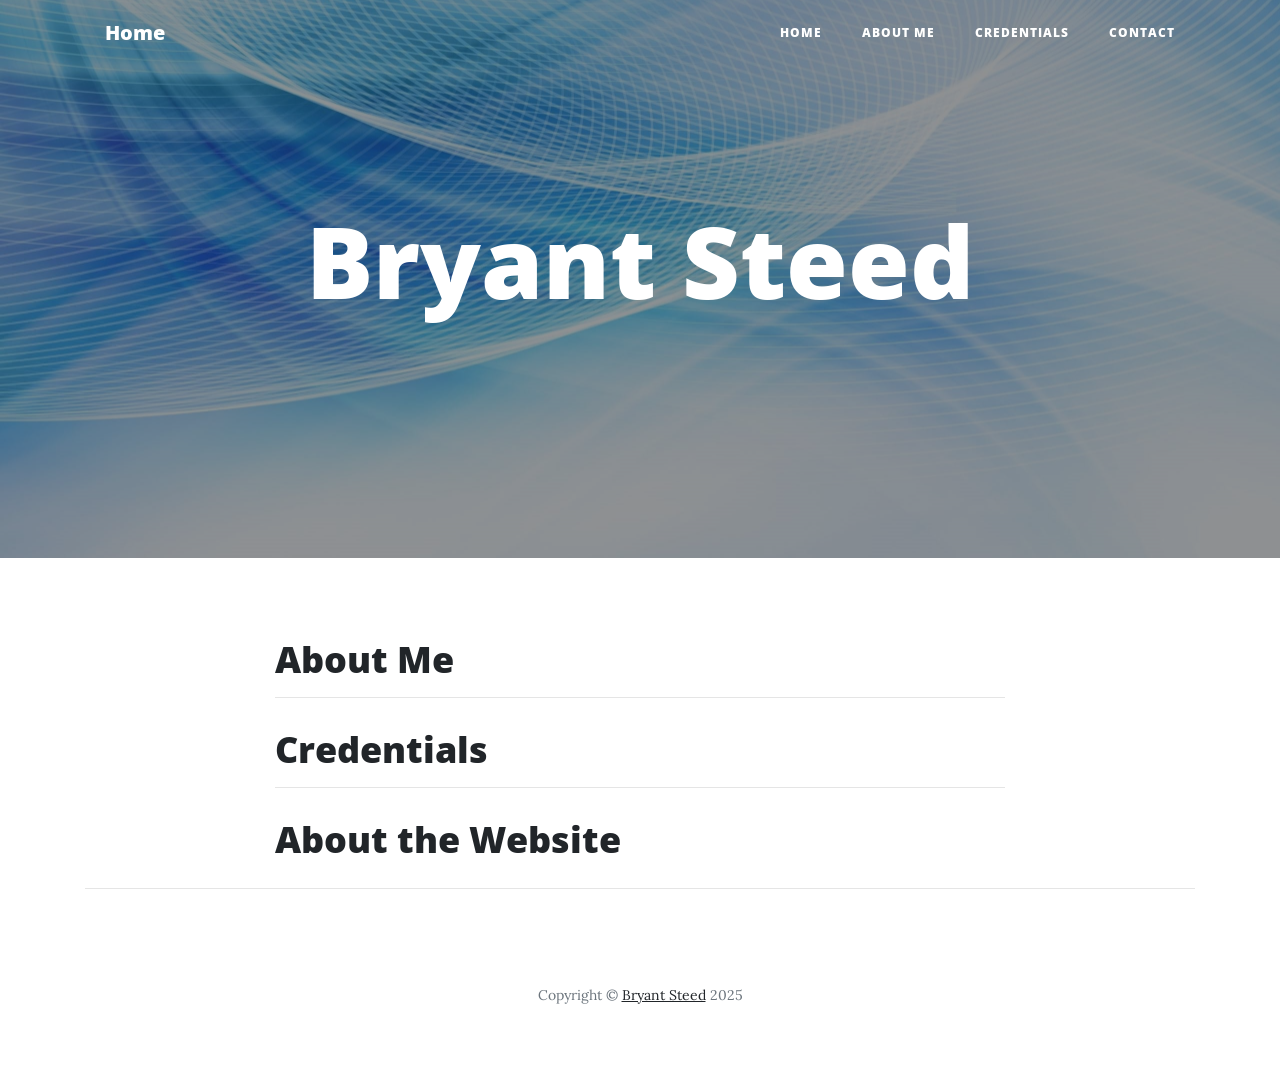
<file: index.html>
<!DOCTYPE html>
<html lang="en">

<head>
    <!-- Joseph Steed, IS 201
            Last edited: 2019 Apr 20
    -->


  <!-- NOTE HOW THERE ARE BLOCKS OF COMMENTED CODE. I DIDN'T DELETE THEM
    BECAUSE I INTEND ON USING OR PARSING PIECES OF IT AT SOME POINT. -->

  <meta charset="utf-8">
  <meta name="viewport" content="width=device-width, initial-scale=1, shrink-to-fit=no">
  <meta name="description" content="This is a website created by Bryant Steed">
  <meta name="author" content="">

  
  <!-- Bootstrap core CSS -->
  <link href="vendor/bootstrap/css/bootstrap.min.css" rel="stylesheet">

  <!-- Custom fonts for this template -->
  <link href="vendor/fontawesome-free/css/all.min.css" rel="stylesheet" type="text/css">
  <link href='https://fonts.googleapis.com/css?family=Lora:400,700,400italic,700italic' rel='stylesheet' type='text/css'>
  <link href='https://fonts.googleapis.com/css?family=Open+Sans:300italic,400italic,600italic,700italic,800italic,400,300,600,700,800' rel='stylesheet' type='text/css'>

  <!-- Custom styles for this template -->
  <link href="styles/clean-blog.min.css" rel="stylesheet">

  <!-- My Styles are primarily used on the other pages. That's why its not included on this one. -->
  <title>Bryant Steed - Home Page</title>

</head>

<body>

  <!-- Navigation -->
  <nav class="navbar navbar-expand-lg navbar-light fixed-top" id="mainNav">
    <div class="container">
      <a class="navbar-brand" href="index.html">Home</a>
      <button class="navbar-toggler navbar-toggler-right" type="button" data-toggle="collapse" data-target="#navbarResponsive" aria-controls="navbarResponsive" aria-expanded="false" aria-label="Toggle navigation">
        Menu
        <i class="fas fa-bars"></i>
      </button>
      <div class="collapse navbar-collapse" id="navbarResponsive">
        <ul class="navbar-nav ml-auto">
          <li class="nav-item">
            <a class="nav-link" target="_blank" href="index.html">Home</a>
          </li>
          <li class="nav-item">
            <a class="nav-link" target="_blank" href="html/aboutme.html">About Me</a>
          </li>
          <li class="nav-item">
            <a class="nav-link" target="_blank" href="html/resume.html">Credentials</a>
          </li>
          <li class="nav-item">
            <a class="nav-link" target="_blank" href="html/contact.html">Contact</a>
          </li>
        </ul>
      </div>
    </div>
  </nav>

  <!-- Page Header. Background image is not technically an image, so no alt attribute included. -->
  <header class="masthead" style="background-image: url('images/computerBackground2.jpg')">
    <div class="overlay"></div>
    <div class="container">
      <div class="row">
        <div class="col-lg-8 col-md-10 mx-auto">
          <div class="site-heading">
            <h1 style="font-size: 100px;  text-size-adjust: inherit; text-align: center; 
            text-decoration-color: rgb(55, 61, 59); 
            font-style: bold;">Bryant Steed
            </h1>
            <br>
          </div>
        </div>
      </div>
    </div>
  </header>

  <!-- Main Content -->
  <div class="container">
    <div class="row">
      <div class="col-lg-8 col-md-10 mx-auto">
        <div class="post-preview">
          <a href="html/aboutme.html">
            <h2 class="post-title">
              About Me
            </h2>
          </a>

        </div>
        <hr>
        <div class="post-preview">
          <a href="html/resume.html">
            <h2 class="post-title">
              Credentials
            </h2>
            <!-- <h3 class="post-subtitle">
              Computer Science Researcher: Brigham Young University
              <br>
              Volunteer: Church of Jesus Christ of Latter Day Saints
            </h3> -->
          </a>
          <!-- <p class="post-meta">Posted by
            <a href="#">Start Bootstrap</a>
            on September 18, 2019</p> -->
        </div>
        <hr>
        <div class="post-preview">
          <a href="html/aboutjsearch.html">
            <h2 class="post-title">
              About the Website
            </h2>
            <!-- <h3 class="post-subtitle">
              C++,
              VBA,
              Tableau,
              SQL,
              HTML <br> <br>
              Relevant Coursework: <br>
              OOP, Data Structures, Program Correctness and Efficiency
            </h3> -->
          </a>
          <!-- <p class="post-meta">Posted by
            <a href="#">Start Bootstrap</a>
            on August 24, 2019</p> -->
        <!-- </div>
        <hr>
        <div class="post-preview">
          <a href="post.html">
            <h2 class="post-title">
              Failure is not an option
            </h2>
            <h3 class="post-subtitle">
              Many say exploration is part of our destiny, but it’s actually our duty to future generations.
            </h3>
          </a>
          <p class="post-meta">Posted by
            <a href="#">Start Bootstrap</a>
            on July 8, 2019</p>
        </div> -->
        
        <!-- This makes the button for older posts -->
        <!-- <div class="clearfix">
          <a class="btn btn-primary float-right" href="#">Older Posts &rarr;</a>
        </div> -->
      </div>
    </div>
  </div>

  <hr>
  <!-- We are editing this so we can test git -->
  <!-- Footer -->
  <footer>
    <div class="container">
      <div class="row">
        <div class="col-lg-8 col-md-10 mx-auto">
          <!-- <ul class="list-inline text-center">
            <li class="list-inline-item">
              <a href="#">
                <span class="fa-stack fa-lg">
                  <i class="fas fa-circle fa-stack-2x"></i>
                  <i class="fab fa-twitter fa-stack-1x fa-inverse"></i>
                </span>
              </a>
            </li>
            <li class="list-inline-item">
              <a href="#">
                <span class="fa-stack fa-lg">
                  <i class="fas fa-circle fa-stack-2x"></i>
                  <i class="fab fa-facebook-f fa-stack-1x fa-inverse"></i>
                </span>
              </a>
            </li>
            <li class="list-inline-item">
              <a href="#">
                <span class="fa-stack fa-lg">
                  <i class="fas fa-circle fa-stack-2x"></i>
                  <i class="fab fa-github fa-stack-1x fa-inverse"></i>
                </span>
              </a>
            </li>
          </ul> -->
          <!-- <p class="copyright text-muted">Hosted by Brigham Young University</p> -->
          <p class="copyright text-muted">Copyright &copy; <a href="https://github.com/BryantSteed" target="blank">Bryant
            Steed</a> 2025</p>
        </div>
      </div>
    </div>
  </footer>

  <!-- Bootstrap core JavaScript -->
  <script src="vendor/jquery/jquery.min.js"></script>
  <script src="vendor/bootstrap/js/bootstrap.bundle.min.js"></script>

  <!-- Custom scripts for this template -->
  <script src="js/clean-blog.min.js"></script>

</body>

</html>
</file>
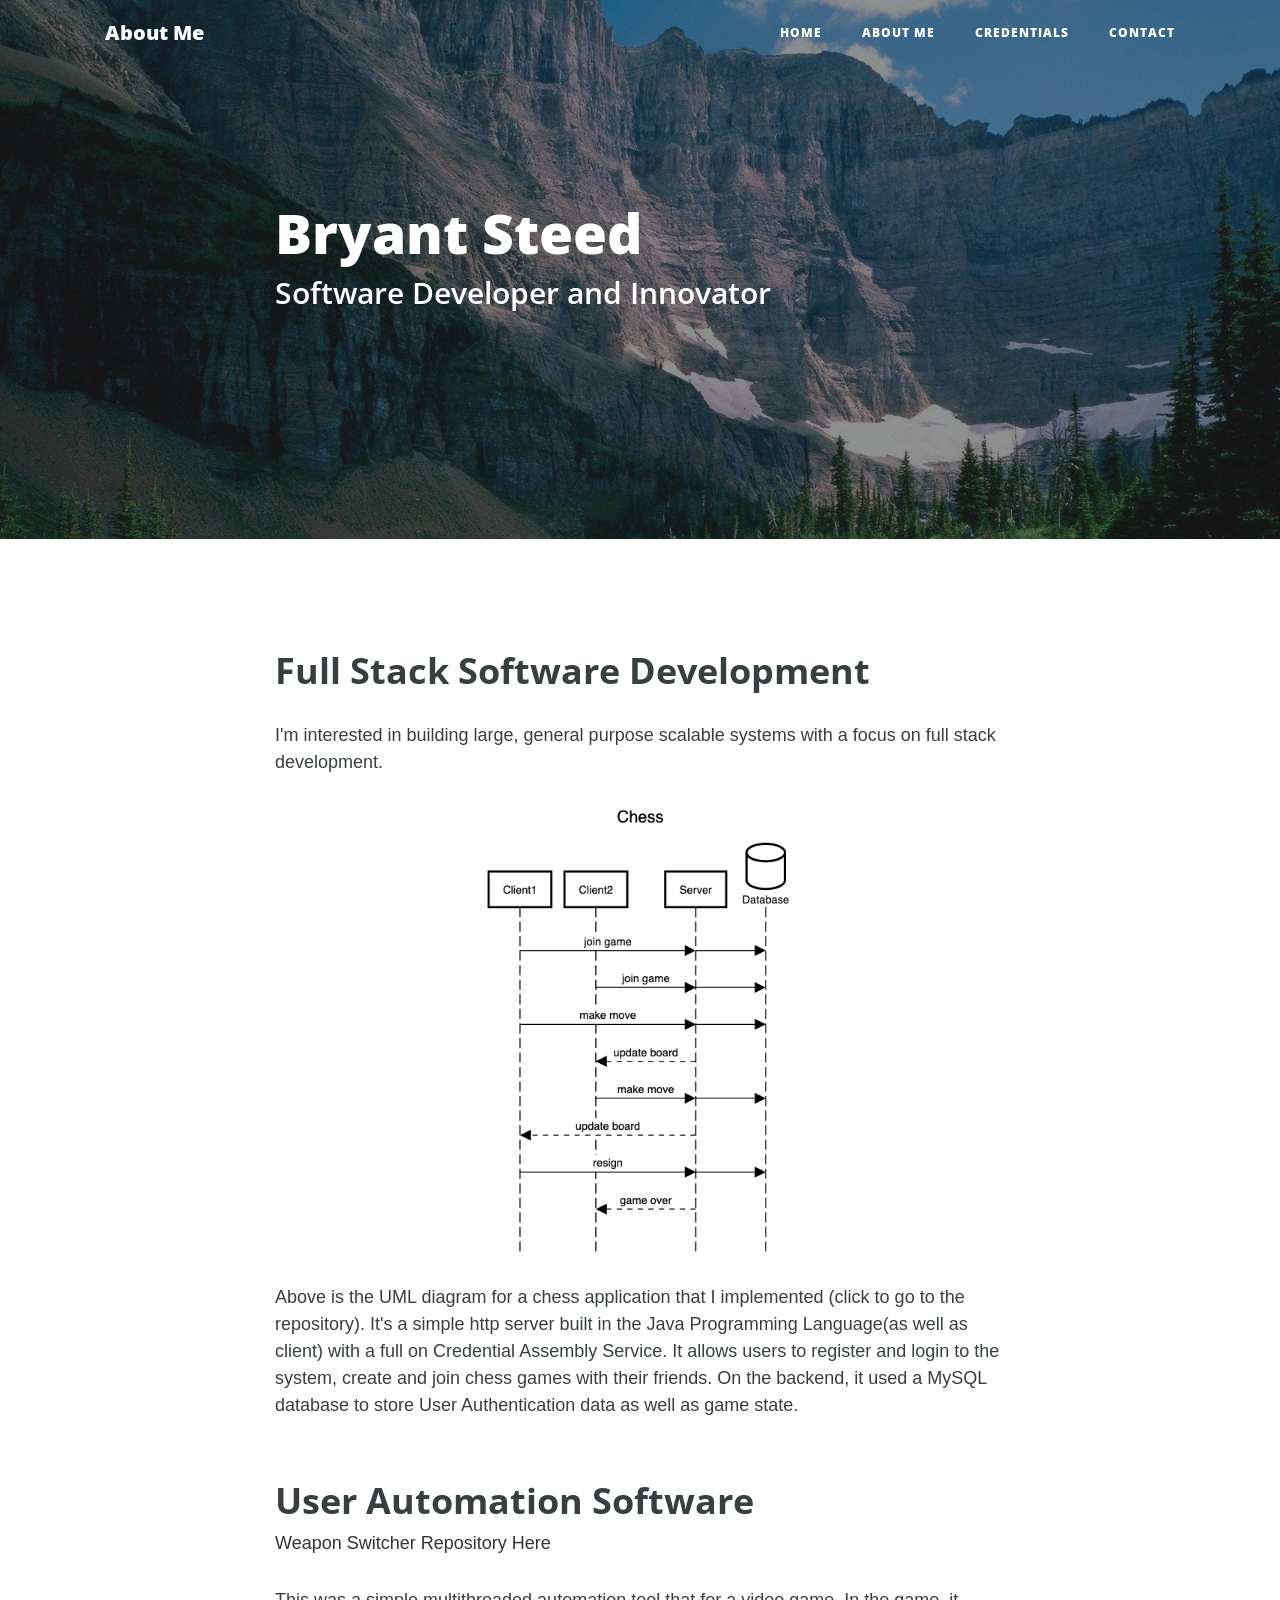
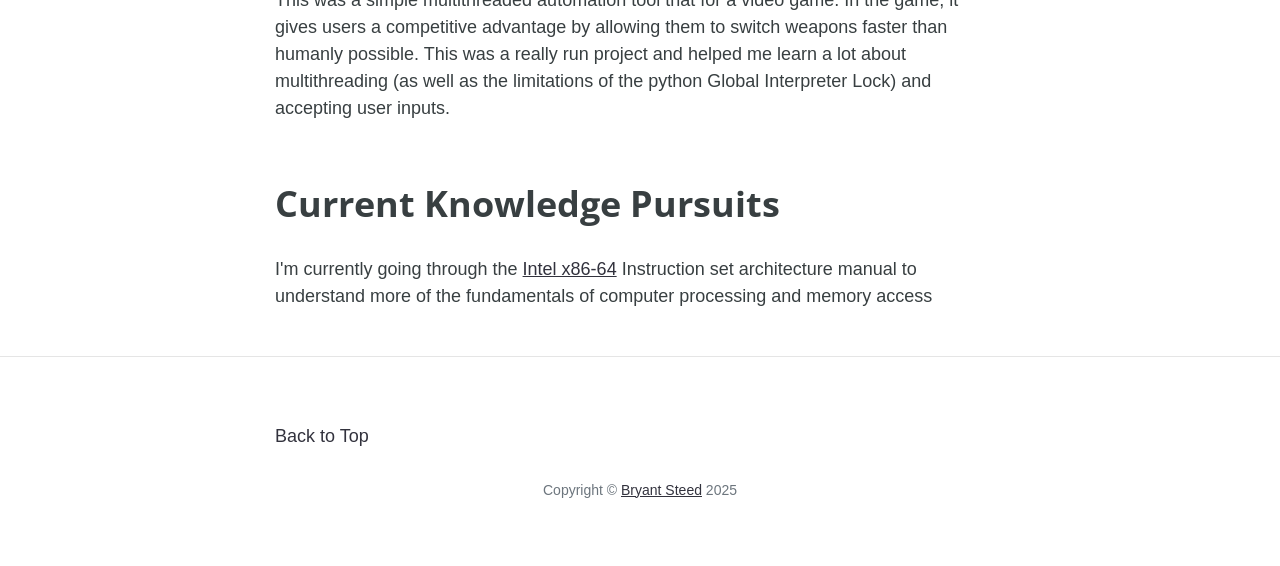
<file: html/aboutme.html>
<!DOCTYPE html>
<html lang="en">

<head>
    <!-- Joseph Steed, IS 201
            Last edited: 2019 Apr 19
    -->
  <meta charset="utf-8">
  <meta name="viewport" content="width=device-width, initial-scale=1, shrink-to-fit=no">
  <meta name="description" content="">
  <meta name="author" content="">

  <title>About Me - Bryant Steed</title>

  <!-- Bootstrap core CSS -->
  <link href="../vendor/bootstrap/css/bootstrap.min.css" rel="stylesheet">

  <!-- Custom fonts for this template -->
  <link href="../vendor/fontawesome-free/css/all.min.css" rel="stylesheet" type="text/css">
  <link href='https://fonts.googleapis.com/css?family=Lora:400,700,400italic,700italic' rel='stylesheet' type='text/css'>
  <link href='https://fonts.googleapis.com/css?family=Open+Sans:300italic,400italic,600italic,700italic,800italic,400,300,600,700,800' rel='stylesheet' type='text/css'>

  <!-- Custom styles for this template -->
  <link href="../styles/clean-blog.min.css" rel="stylesheet">

  <!-- My stylesheet -->
  <link rel="stylesheet" href="../styles/mystyles.css">
</head>
<!-- Adding different background for this page, because I want white for it. -->
<body style="background-color:white">
  <nav class="navbar navbar-expand-lg navbar-light fixed-top" id="mainNav">
    <div class="container">
      <a class="navbar-brand" href="aboutme.html">About Me</a>
      <button class="navbar-toggler navbar-toggler-right" type="button" data-toggle="collapse" data-target="#navbarResponsive" aria-controls="navbarResponsive" aria-expanded="false" aria-label="Toggle navigation">
        Menu
        <i class="fas fa-bars"></i>
      </button>
      <div class="collapse navbar-collapse" id="navbarResponsive">
        <ul class="navbar-nav ml-auto">
          <li class="nav-item">
            <a class="nav-link" href="../index.html">Home</a>
          </li>
          <li class="nav-item">
            <a class="nav-link" href="aboutme.html">About Me</a>
          </li>
          <li class="nav-item">
            <a class="nav-link" href="resume.html">Credentials</a>
          </li>
          <li class="nav-item">
            <a class="nav-link" href="contact.html">Contact</a>
          </li>
        </ul>
      </div>
    </div>
  </nav>

  <!-- Page Header -->
  <header class="masthead" style="background-image: url('../images/background.jpg')">
    <div class="overlay"></div>
    <div class="container">
      <div class="row">
        <div class="col-lg-8 col-md-10 mx-auto">
          <div class="post-heading">
            <h1 >Bryant Steed</h1>
            <h2 class="subheading">Software Developer and Innovator</h2>
            <!-- <span class="meta">Posted by
              <a href="#">Start Bootstrap</a>
              on August 24, 2019</span> -->
          </div>
        </div>
      </div>
    </div>
  </header>

  <!-- Post Content -->
  <article>
    <div class="container">
      <div class="row">
        <div class="col-lg-8 col-md-10 mx-auto">
          <h2 class="section-heading">Full Stack Software Development</h2>
          <p>I'm interested in building large, general purpose scalable systems with a focus on full stack development.</p>
          <a href="https://github.com/BryantSteed/chess" target="_blank">
            <img  class="img-fluid center" style="text-align: center" src="../images/chess-10k-architecture.png" alt="Google, common search engine">
          </a>
          <p>Above is the UML diagram for a chess application that I implemented (click to go to the repository). 
            It's a simple http server built in the Java Programming Language(as well as client) with a full on Credential
          Assembly Service. It allows users to register and login to the system, create and join chess games with their friends.
          On the backend, it used a MySQL database to store User Authentication data as well as game state.</p>
          
          <h2 class="section-heading">User Automation Software</h2>
          <a href="https://github.com/intersteed/sk-weapon-switcher" target="_blank">Weapon Switcher Repository Here</a>
          <p>This was a simple multithreaded automation tool that for a video game. In the game, it gives users
            a competitive advantage by allowing them to switch weapons faster than humanly possible. This was a
            really run project and helped me learn a lot about multithreading (as well as the limitations of the
            python Global Interpreter Lock) and accepting user inputs.
          </p>

          <h2 class="section-heading">Current Knowledge Pursuits</h2>
          <p>I'm currently going through the <a href="https://www.intel.com/content/www/us/en/developer/articles/technical/intel-sdm.html">Intel x86-64</a> Instruction set architecture manual to understand more of the
          fundamentals of computer processing and memory access</p>
        </div>
      </div>
    </div>
  </article>

  <hr>

  <!-- Footer -->
  <footer>
    <div class="container">
      <div class="row">
        <div class="col-lg-8 col-md-10 mx-auto">
          <!-- <ul class="list-inline text-center">
            <li class="list-inline-item">
              <a href="#">
                <span class="fa-stack fa-lg">
                  <i class="fas fa-circle fa-stack-2x"></i>
                  <i class="fab fa-twitter fa-stack-1x fa-inverse"></i>
                </span>
              </a>
            </li>
            <li class="list-inline-item">
              <a href="#">
                <span class="fa-stack fa-lg">
                  <i class="fas fa-circle fa-stack-2x"></i>
                  <i class="fab fa-facebook-f fa-stack-1x fa-inverse"></i>
                </span>
              </a>
            </li>
            <li class="list-inline-item">
              <a href="#">
                <span class="fa-stack fa-lg">
                  <i class="fas fa-circle fa-stack-2x"></i>
                  <i class="fab fa-github fa-stack-1x fa-inverse"></i>
                </span>
              </a>
            </li>
          </ul> -->
          <a href="#Top">Back to Top</a>
          <p class="copyright text-muted">Copyright &copy; <a href="https://github.com/BryantSteed" target="blank">Bryant
            Steed</a> 2025</p>
        </div>
      </div>
    </div>
  </footer>

  <!-- Bootstrap core JavaScript -->
  <script src="../vendor/jquery/jquery.min.js"></script>
  <script src="../vendor/bootstrap/js/bootstrap.bundle.min.js"></script>

  <!-- Custom scripts for this template -->
  <script src="../js/clean-blog.min.js"></script>

</body>

</html>
</file>
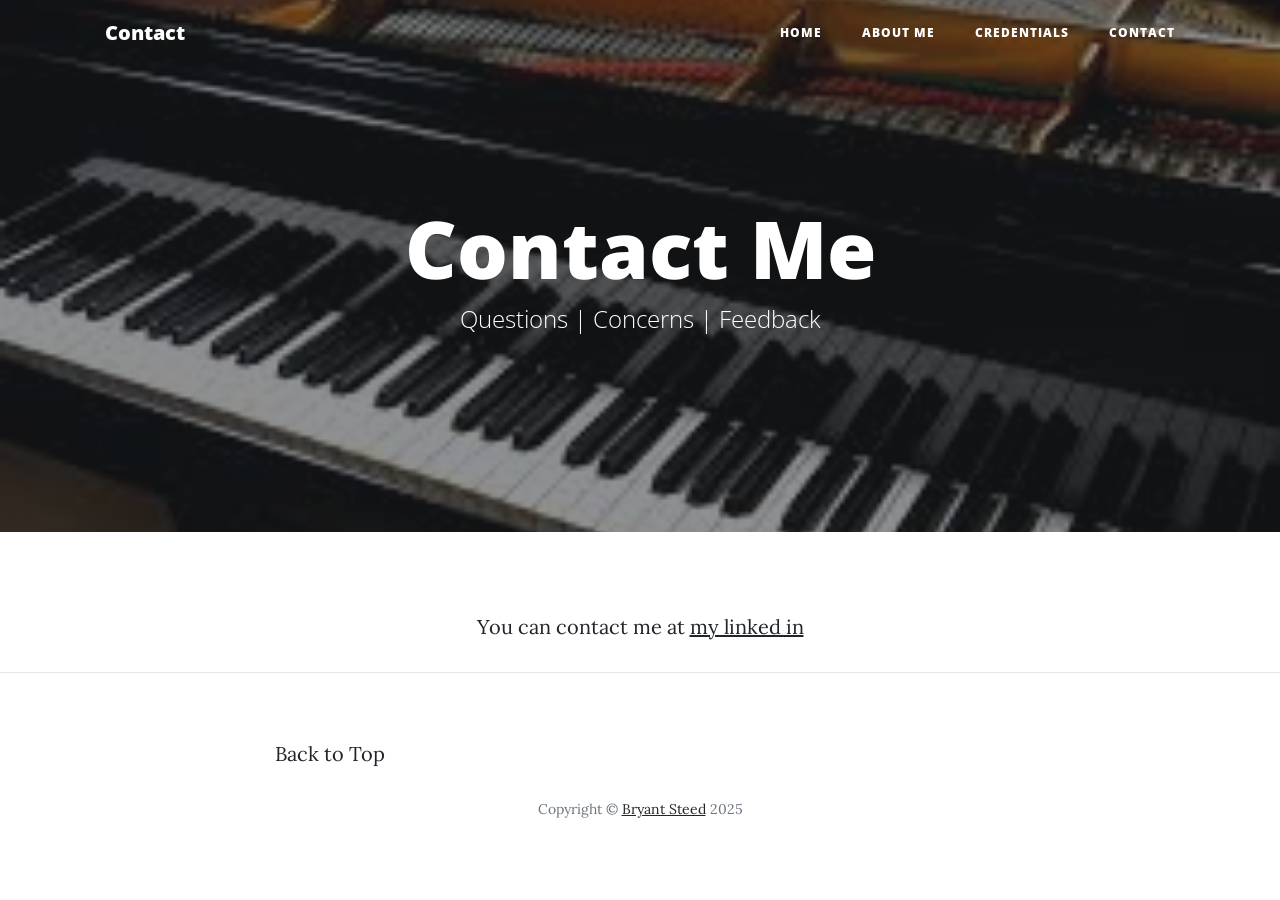
<file: html/contact.html>
<!DOCTYPE html>
<html lang="en">

<head>
    <!-- Joseph Steed, IS 201
            Last edited: 2019 Apr 19
    -->
  <meta charset="utf-8">
  <meta name="viewport" content="width=device-width, initial-scale=1, shrink-to-fit=no">
  <meta name="description" content="">
  <meta name="author" content="">

  <title>Contact - Bryant Steed</title>

  <!-- Bootstrap core CSS -->
  <link href="../vendor/bootstrap/css/bootstrap.min.css" rel="stylesheet">

  <!-- Custom fonts for this template -->
  <link href="../vendor/fontawesome-free/css/all.min.css" rel="stylesheet" type="text/css">
  <link href='https://fonts.googleapis.com/css?family=Lora:400,700,400italic,700italic' rel='stylesheet' type='text/css'>
  <link href='https://fonts.googleapis.com/css?family=Open+Sans:300italic,400italic,600italic,700italic,800italic,400,300,600,700,800' rel='stylesheet' type='text/css'>

  <!-- Custom styles for this template -->
  <link href="../styles/clean-blog.min.css" rel="stylesheet">

</head>

<body>

  <!-- Navigation -->
  <nav class="navbar navbar-expand-lg navbar-light fixed-top" id="mainNav">
    <div class="container">
      <a class="navbar-brand" href="contact.html">Contact</a>
      <button class="navbar-toggler navbar-toggler-right" type="button" data-toggle="collapse" data-target="#navbarResponsive" aria-controls="navbarResponsive" aria-expanded="false" aria-label="Toggle navigation">
        Menu
        <i class="fas fa-bars"></i>
      </button>
      <div class="collapse navbar-collapse" id="navbarResponsive">
        <ul class="navbar-nav ml-auto">
          <li class="nav-item">
            <a class="nav-link" href="../index.html">Home</a>
          </li>
          <li class="nav-item">
            <a class="nav-link" href="aboutme.html">About Me</a>
          </li>
          <li class="nav-item">
            <a class="nav-link" href="resume.html">Credentials</a>
          </li>
          <li class="nav-item">
            <a class="nav-link" href="contact.html">Contact</a>
          </li>
        </ul>
      </div>
    </div>
  </nav>

  <!-- Page Header -->
  <header class="masthead" style="background-image: url('../images/grandPianoBackground.jpg')">
    <div class="overlay"></div>
    <div class="container">
      <div class="row">
        <div class="col-lg-8 col-md-10 mx-auto">
          <div class="page-heading">
            <h1>Contact Me</h1>
            <span class="subheading">Questions | Concerns | Feedback</span>
          </div>
        </div>
      </div>
    </div>
  </header>

  <!-- Main Content -->
  <div class="container">
    <div class="row">
      <div class="col-lg-8 col-md-10 mx-auto">
        
        

        <!-- Begin Mailchimp Signup Form -->
<link href="//cdn-images.mailchimp.com/embedcode/slim-10_7.css" rel="stylesheet" type="text/css">
<style type="text/css">
	#mc_embed_signup{background:#fff; clear:left; font:14px Helvetica,Arial,sans-serif; }
	/* Add your own Mailchimp form style overrides in your site stylesheet or in this style block.
	   We recommend moving this block and the preceding CSS link to the HEAD of your HTML file. */
</style>


<!--End mc_embed_signup-->
      </div>
    </div>
    <p style="text-align: center;">You can contact me at <a href="https://www.linkedin.com/in/bryant-d-steed">my linked in</a></p>
  </div>

  <hr>

  <!-- Footer -->
  <footer>
    <div class="container">
      <div class="row">
        <div class="col-lg-8 col-md-10 mx-auto">
          <!-- Facebook and other contact, when needed -->
          <!-- <ul class="list-inline text-center">
            <li class="list-inline-item">
              <a href="#">
                <span class="fa-stack fa-lg">
                  <i class="fas fa-circle fa-stack-2x"></i>
                  <i class="fab fa-twitter fa-stack-1x fa-inverse"></i>
                </span>
              </a>
            </li>
            <li class="list-inline-item">
              <a href="#">
                <span class="fa-stack fa-lg">
                  <i class="fas fa-circle fa-stack-2x"></i>
                  <i class="fab fa-facebook-f fa-stack-1x fa-inverse"></i>
                </span>
              </a>
            </li>
            <li class="list-inline-item">
              <a href="#">
                <span class="fa-stack fa-lg">
                  <i class="fas fa-circle fa-stack-2x"></i>
                  <i class="fab fa-github fa-stack-1x fa-inverse"></i>
                </span>
              </a>
            </li>
          </ul> -->
          <a href="#Top">Back to Top</a>
          <p class="copyright text-muted">Copyright &copy; <a href="https://github.com/Squarerootofpi/Squarerootofpi.github.io" target="blank">Bryant
            Steed</a> 2025</p>
        </div>
      </div>
    </div>
  </footer>

  <!-- Bootstrap core JavaScript -->
  <script src="../vendor/jquery/jquery.min.js"></script>
  <script src="../vendor/bootstrap/js/bootstrap.bundle.min.js"></script>

  <!-- Contact Form JavaScript -->
  <script src="../js/jqBootstrapValidation.js"></script>
  <script src="../js/contact_me.js"></script>

  <!-- Custom scripts for this template -->
  <script src="../js/clean-blog.min.js"></script>

</body>

</html>
</file>
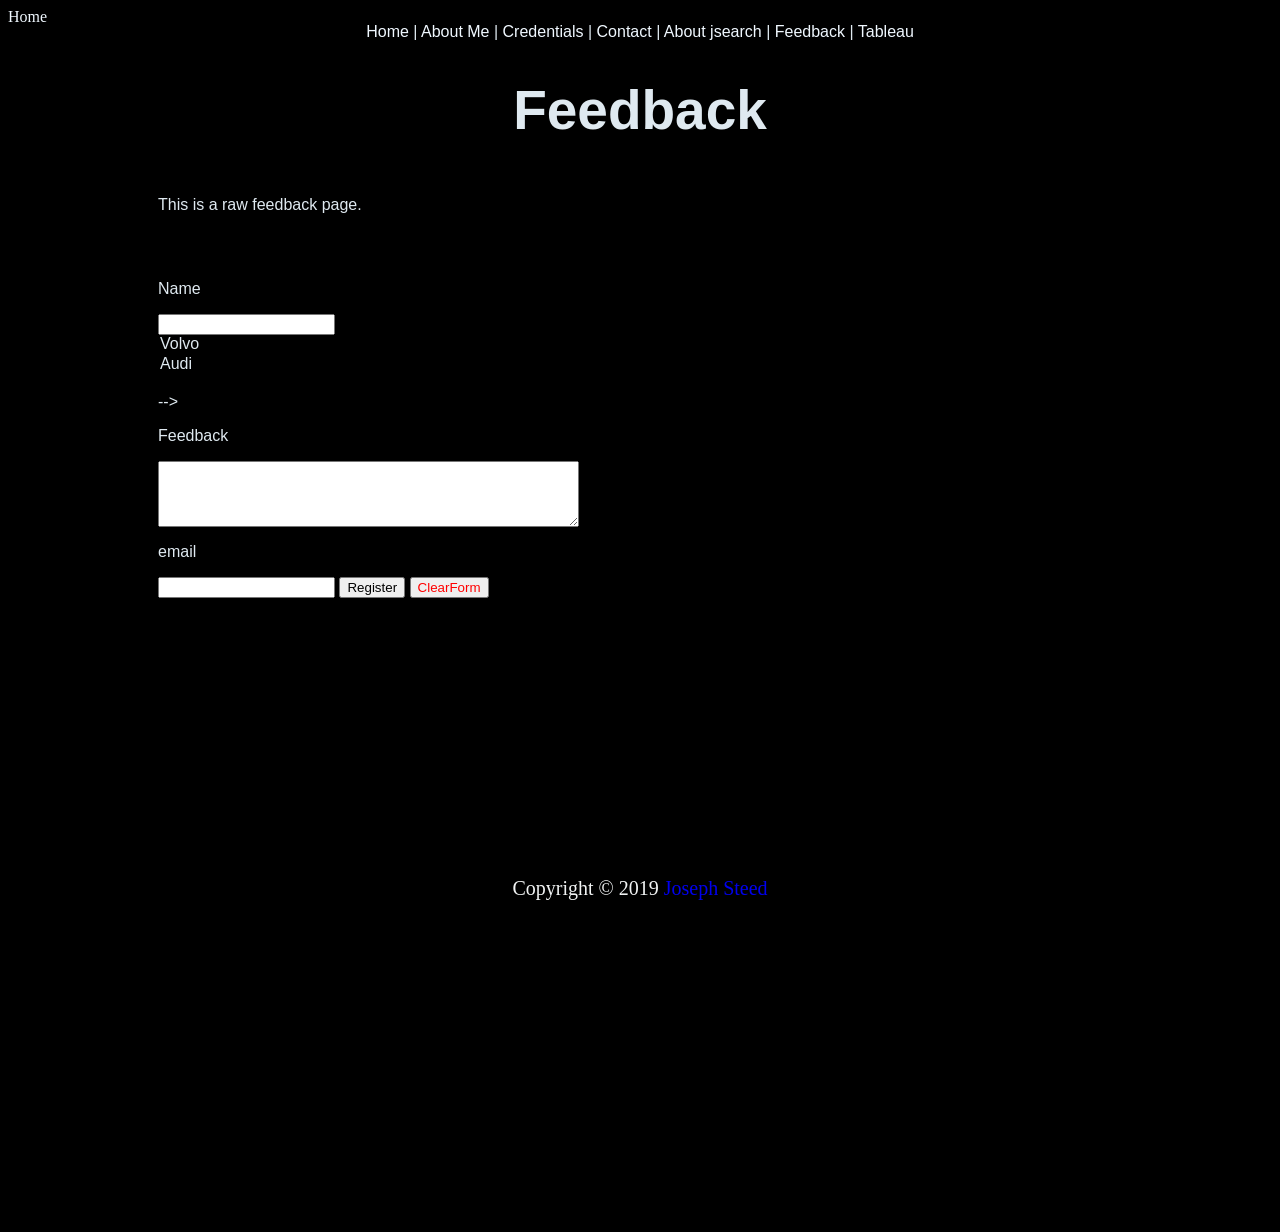
<file: html/feedback.html>
<a class="nav-link" href="../index.html">Home</a>
                <!DOCTYPE html> 

                <html lang="en" xmlns="http://www.w3.org/1999/xhtml">
                
                    <head>

                        <title>Bryant Steed - Feedback</title>
                        <meta charset="utf-8" />
                        <link rel="stylesheet" type="text/css" href="../styles/bootstyles.css">
                    </head>
                
                    <body class="body" style="background-color:000000">
                        <div class="position header" style="text-align:center">
                            <!-- <img src="../Images/codeImage.jpg" height="95" alt="Scraped picture"> I learned that after image we can put attributes -->
                            <br>
                            <span>
                                <a class="nav-link" href="../index.html">Home</a>
                                |
                                <a class="nav-link" href="aboutme.html">About Me</a>
                                |
                                <a class="nav-link" href="resume.html">Credentials</a>
                                |
                                <a class="nav-link" href="contact.html">Contact</a>
                                |
                                <a class="nav-link" href="aboutjsearch.html">About jsearch</a>
                                |
                                <a class="nav-link" href="feedback.html">Feedback</a>
                                |
                                <a class="nav-link" href="tableau.html">Tableau</a>
                                
                            </span>
                
                            <h1 style="font-size: 55px;  text-size-adjust: inherit; text-align: center; 
                            font-style: bold;">Feedback
                            </h1>
                            
                        </div>
                        <!-- <div class="common leftmenu">
                            
                        </div> -->
                        <div class="text mainbody">
                            <p>&nbsp;</p>
                
                            <p title="description of feedback: feedback.html">This is a raw feedback page.</p>
                            <p>&nbsp;</p>
                            <article>
                                <div class="row">
                                    <form action="action.php" method="GET"> 
                                        <!-- Get sends it to the server, if you do post instead -->
                                        <p>Name</p>
                                        <input type="text" name="name">
                                        <!-- <p>birthdate</p>
                                        <input type="date" name="birthday">
                                        <p>password</p>
                                        <input type="password" minlength="5" maxlength="30" name="password"> <br>
                                        <p>Gender</p>
                                        <input type="radio" name="gender" value="male">Male<br>
                                        <input type="radio" name="gender" value="female">Female<br>
                                        <input type="radio" name="gender" value="not to say">Prefer not to say<br>
                                        <p>pets</p>
                                        <input type="checkbox" name="cat"> Cat <br>
                                        <input type="checkbox" name="dogs"> Dogs <br>
                                        <p>cars</p>
                                        <select name="cars" id="" multiple style="width: 500px;" size="1"> <!--Need the name to be cars, so they are all tied together-->
                                            <option value="Volvo" >Volvo</option>
                                            <option value="Audi" >Audi</option>
                                        </select>
                                        <br> -->
                
                                        <p>Feedback</p>
                                        <textarea rows="4" cols="50" name="feedback"></textarea>
                                                
                                        <p>email</p>
                                        <input type="email" name="email" required> <!--Required makes it required-->
                                        <input type="submit" value="Register">
                                        <input type="reset" value="ClearForm" style="color:red">
                
                                    </form>
                                </div>
                                <div class="subfooter">
                                    <p>&nbsp;</p>
                                </div>
                            </article> 
                        </div>
                        <!-- <div class="common rightmenu">
                        
                        </div> -->
                        
                        <p>&nbsp;</p>
                        <p>&nbsp;</p>
                
                        <div class="footer">
                           Copyright &copy; 2019 <a href="https://github.com/Squarerootofpi/Squarerootofpi.github.io" target="blank">Joseph
                            Steed</a>
                        </div>
                    </body>
                </html>
<!--                 
                
                ?
                name=asdf
                &
                birthday=2001-11-01
                &
                password=mypaasword
                &
                gender=on
                &
                cat=on
                
                
String data from php server message.

                ?
                name=JO
                &birthday=2001-01-12
                &password=sadfkjsldkfjds
                &gender=female
                &cat=on
                &dogs=on
                &cars=Audi 


                ?
                name=JOSEPH
                &birthday=2311-01-02
                &password=NOPASSWORD
                &gender=male
                &cat=on
                &dogs=on
                &cars=Volvo
                &feedback=i+HAVE+NO+FEEDBACK
            
            -->
</file>
<file: styles/mystyles.css>
/* <!-- Joseph Steed, IS 201
            Last edited: 2019 Apr 19
    -->*/
body {
    font-family: Arial, Helvetica, sans-serif;
    font-size: 18px;
    color: #383f41;
    background-color: rgb(200, 226, 236);
}
h3,h4 {
    color: rgb(19, 17, 17);
    font-family: Arial, Helvetica, sans-serif;
}

.linkTitle {
    color: aliceblue;
}
.myList {
    font-family: 'Times New Roman', Times, serif;
    color: black;
    font-weight: normal;
}
a {
    color: rgb(50, 50, 61);
    text-decoration: none;
}
a:hover {
    text-decoration: underline;
    /* font-weight: bold; */
}
/* after a link has been visited */
/* a:visited { 
    text-decoration: ;
} */
/* custom class */ 
.resumeListHeading {
    font-weight: bold;
    font-style: normal;
}

.resumeListSubHeading {
    font-weight: normal;
}

.underline {
    text-decoration: underline;
}

.bold {
    font-weight: bold;
}
.justify {
    text-align: justify;
}
.homeBackGround {
    background-image: url('/Images/computerBackground2.jpg');
    background-position: top right;
    background-repeat: repeat;
}

/* padding, border and margin. This is the issue with box styles */
.box1 {
border-width: 1px;
border-style: solid;
border-color: aqua;
border-bottom: dotted aqua;
}
.box2 {
    padding: 4px;
}
.box3 {
    margin: 30px;
}
.box4 {
    padding-left: 10px;
    margin: 100px;
    border-right: solid 5px blue;
}

.common 
{
    /* background-color: #cccccc; */
    /* border: solid 2px white; */
    position: absolute;
}
.header 
{
    top: 5px;
    left: 5px;
    right: 5px;
    height: 100px;
    /* zindex says the order things should be 
    on a page. The higher the number, the 
    higher the priority */
    z-index: 2; 
    border-bottom: solid 1px #555555;
}
.leftmenu {
    top: 114px;
    left: 5px;
    width: 100px;
    bottom: 64px;
    z-index: 1;
    padding-top: 35px;
    border-right: solid 1px #555555;
}
.mainbody {
    top: 114px;
    left: 114px;
    right: 114px;
    bottom: 64px;
    padding-right: 5px;
}
.rightmenu {
    top: 114px;
    right: 5px;
    width: 100px;
    bottom: 64px;
    border-left: solid 1px #555555;
    padding-left: 5px;
    
}
.footer {
    bottom: 5px;
    left: 5px;
    right: 5px;
    height: 10px;
    font-size: 8px;
    text-align: center;
    position: fixed;
}

.subheader {
    float: right;
}

.italicize {
    font: italic;
}

.center {
    display: block;
    margin-left: auto;
    margin-right: auto;
    /* width: 50%; */
  }
</file>
<file: styles/bootstyles.css>
/* Joseph Steed, IS 201
            Last edited: 2019 Apr 19
    */
.position 
{
    /* background-color: #cccccc; */
    /* border: solid 2px white; */
    position: absolute;
}
.text {
    font-family: Verdana, Geneva, Tahoma, sans-serif;
    color: #dfe9f0;
    text-align: left;
}
.center {
    text-align: center;
}
.header 
{
    top: 5px;
    left: 5px;
    right: 5px;
    height: fit-content;
    /* zindex says the order things should be 
    on a page. The higher the number, the 
    higher the priority */
    z-index: 2; 
    font-family: Verdana, Geneva, Tahoma, sans-serif;
    color: #dfe9f0;
}

.leftmenu {
    /* For padding purposes only*/
    top: 114px;
    left: 5px;
    width: 100px;
    bottom: 50px;
    z-index: 1;
    padding-top:105px;

}
.rightmenu {
    /* For padding purposes only */
    top: 114px;
    right: 5px;
    width: 100px;
    bottom: 50px;
    padding-top: 105px;
    z-index: 1;
}
.mainbody {
    padding-top: 120px;
    padding-left: 150px;
    padding-right: 150px;
    bottom: 50px;
    z-index: 1;
}

.footer {
    bottom: 0px;
    left: 0px;
    right: 0px;
    height: fit-content;
    font-size: 20px;
    color: #f1f3f3;
    text-align: center;
    background-color: black;
    position: fixed;
}

a {
    text-decoration:#abf1f1; 
}
a:hover {
    text-emphasis: bold;
    text-decoration: underline;
}
a:visited {
    text-decoration: #f1f3f3;
    color: #dfe9f0;
}
.nav-link {
    color: aliceblue;
}
/* If I want to apply text shadowing, this is an interesting code someone came up with. */
.outline { 
text-decoration-style: solid;
text-shadow:
    /* Outline 1 */
    -1px -1px 0 #000000,
    1px -1px 0 #000000,
    -1px 1px 0 #000000,
    1px 1px 0 #000000,  
    -2px 0 0 #000000,
    2px 0 0 #000000,
    0 2px 0 #000000,
    0 -2px 0 #000000, 
    /* Outline 2 is red*/
    /* -2px -2px 0 #ff0000,
    /* 2px -2px 0 #ff0000, */
    /* -2px 2px 0 #ff0000,
    2px 2px 0 #ff0000,  
    -3px 0 0 #ff0000,
    3px 0 0 #ff0000,
    0 3px 0 #ff0000,
    0 -3px 0 #ff0000;  */
    /* Terminate with a semi-colon */ 
}
.float{
    /* For making containers float */
    float: left;
}
/* img {
    display: block;
    margin-left: auto;
    margin-right: auto;
    width: 25%;
  } */
.rightcolumn {
    float: right;
    width: 45%;
    padding: 5px;
    padding-top: 0px;
  }
  .column {
    float: left;
    width: 45%;
    padding: 5px;
    padding-top: 0px;
  }
  /* Clear floats after image containers */
  .row::after {
    /* content: ""; */
    clear: both;
    display: table;
  }
  .labels {
    size: 15 px;
    margin: 0px;
    margin-right: 0px;
    margin-left: 0px;
    padding: 10px;
    background-color: #fff;
    color: #000000;
    text-emphasis: none;
  }
  .labels::after {
    padding: 5px;
  }
  .subfooter {
      position: absolute;
      bottom: 0px;
      height: fit-content;
  }
/* This is a great way to allign boxes for formatting. */
article {
    min-height: 100%;
    display: flex;
    flex-direction: column;
    align-items: stretch;
}
</file>
<file: styles/clean-blog.min.css>
/*!
 * Start Bootstrap - Clean Blog v5.0.5 (https://startbootstrap.com/template-overviews/clean-blog)
 * Copyright 2013-2019 Start Bootstrap
 * Licensed under MIT (https://github.com/BlackrockDigital/startbootstrap-clean-blog/blob/master/LICENSE)
 */
 body{
    font-size:20px;
    color:#212529;
    font-family:Lora,'Times New Roman',serif
}
p{
    line-height:1.5;
    margin:30px 0
}

p a{
text-decoration:underline
}
h1,h2,h3,h4,h5,h6{
    font-weight:800;
    font-family:'Open Sans','Helvetica Neue',Helvetica,Arial,sans-serif
}
a{
    color:#212529;
    -webkit-transition:all .2s;transition:all .2s
}
a:focus,a:hover{
    color:#0085a1
}
blockquote{
    font-style:italic;color:#868e96
}
.section-heading{
    font-size:36px;
    font-weight:700;
    margin-top:60px
}
.caption{
    font-size:14px;
    font-style:italic;
    display:block;
    margin:0;
    padding:10px;
    text-align:center;
    border-bottom-right-radius:5px;
    border-bottom-left-radius:5px
}
::selection{
    color:#fff;
    background:#0085a1;
    text-shadow:none
}
img::selection{
    color:#fff;
    background:0 0
}
img::-moz-selection{
    color:#fff;
    background:0 0
}
#mainNav{
    position:absolute;
    border-bottom:1px solid #e9ecef;
    background-color:#fff;
    font-family:'Open Sans','Helvetica Neue',Helvetica,Arial,sans-serif
}
#mainNav .navbar-brand{
    font-weight:800;
    color:#343a40
}
#mainNav .navbar-toggler{
    font-size:12px;
    font-weight:800;
    padding:13px;
    text-transform:uppercase;
    color:#343a40
}
#mainNav .navbar-nav>li.nav-item>a{
    font-size:12px;
    font-weight:800;
    letter-spacing:1px;
    text-transform:uppercase
}
@media only screen and (min-width:992px){
    #mainNav{
        border-bottom:1px solid transparent;
        background:0 0
    }
    #mainNav .navbar-brand{
        padding:10px 20px;color:#fff
    }
    #mainNav .navbar-brand:focus,#mainNav .navbar-brand:hover{
        color:rgba(255,255,255,.8)
    }
    #mainNav .navbar-nav>li.nav-item>a{
        padding:10px 20px;color:#fff
    }
    #mainNav .navbar-nav>li.nav-item>a:focus,#mainNav .navbar-nav>li.nav-item>a:hover{
        color:rgba(255,255,255,.8)
    }
}@media only screen and (min-width:992px){#mainNav{-webkit-transition:background-color .2s;transition:background-color .2s;-webkit-transform:translate3d(0,0,0);transform:translate3d(0,0,0);-webkit-backface-visibility:hidden}#mainNav.is-fixed{position:fixed;top:-67px;-webkit-transition:-webkit-transform .2s;transition:-webkit-transform .2s;transition:transform .2s;transition:transform .2s,-webkit-transform .2s;border-bottom:1px solid #fff;background-color:rgba(255,255,255,.9)}#mainNav.is-fixed .navbar-brand{color:#212529}#mainNav.is-fixed .navbar-brand:focus,#mainNav.is-fixed .navbar-brand:hover{color:#0085a1}#mainNav.is-fixed .navbar-nav>li.nav-item>a{color:#212529}#mainNav.is-fixed .navbar-nav>li.nav-item>a:focus,#mainNav.is-fixed .navbar-nav>li.nav-item>a:hover{color:#0085a1}#mainNav.is-visible{-webkit-transform:translate3d(0,100%,0);transform:translate3d(0,100%,0)}}header.masthead{margin-bottom:50px;background:no-repeat center center;background-color:#868e96;background-attachment:scroll;position:relative;background-size:cover}header.masthead .overlay{position:absolute;top:0;left:0;height:100%;width:100%;background-color:#212529;opacity:.5}header.masthead .page-heading,header.masthead .post-heading,header.masthead .site-heading{padding:200px 0 150px;color:#fff}@media only screen and (min-width:768px){header.masthead .page-heading,header.masthead .post-heading,header.masthead .site-heading{padding:200px 0}}header.masthead .page-heading,header.masthead .site-heading{text-align:center}header.masthead .page-heading h1,header.masthead .site-heading h1{font-size:50px;margin-top:0}header.masthead .page-heading .subheading,header.masthead .site-heading .subheading{font-size:24px;font-weight:300;line-height:1.1;display:block;margin:10px 0 0;font-family:'Open Sans','Helvetica Neue',Helvetica,Arial,sans-serif}@media only screen and (min-width:768px){header.masthead .page-heading h1,header.masthead .site-heading h1{font-size:80px}}header.masthead .post-heading h1{font-size:35px}header.masthead .post-heading .meta,header.masthead .post-heading .subheading{line-height:1.1;display:block}header.masthead .post-heading .subheading{font-size:24px;font-weight:600;margin:10px 0 30px;font-family:'Open Sans','Helvetica Neue',Helvetica,Arial,sans-serif}header.masthead .post-heading .meta{font-size:20px;font-weight:300;font-style:italic;font-family:Lora,'Times New Roman',serif}header.masthead .post-heading .meta a{color:#fff}@media only screen and (min-width:768px){header.masthead .post-heading h1{font-size:55px}header.masthead .post-heading .subheading{font-size:30px}}.post-preview>a{color:#212529}.post-preview>a:focus,.post-preview>a:hover{text-decoration:none;color:#0085a1}.post-preview>a>.post-title{font-size:30px;margin-top:30px;margin-bottom:10px}.post-preview>a>.post-subtitle{font-weight:300;margin:0 0 10px}.post-preview>.post-meta{font-size:18px;font-style:italic;margin-top:0;color:#868e96}.post-preview>.post-meta>a{text-decoration:none;color:#212529}.post-preview>.post-meta>a:focus,.post-preview>.post-meta>a:hover{text-decoration:underline;color:#0085a1}@media only screen and (min-width:768px){.post-preview>a>.post-title{font-size:36px}}.floating-label-form-group{font-size:14px;position:relative;margin-bottom:0;padding-bottom:.5em;border-bottom:1px solid #dee2e6}.floating-label-form-group input,.floating-label-form-group textarea{font-size:1.5em;position:relative;z-index:1;padding:0;resize:none;border:none;border-radius:0;background:0 0;-webkit-box-shadow:none!important;box-shadow:none!important;font-family:Lora,'Times New Roman',serif}.floating-label-form-group input::-webkit-input-placeholder,.floating-label-form-group textarea::-webkit-input-placeholder{color:#868e96;font-family:Lora,'Times New Roman',serif}.floating-label-form-group label{font-size:.85em;line-height:1.764705882em;position:relative;z-index:0;top:2em;display:block;margin:0;-webkit-transition:top .3s ease,opacity .3s ease;transition:top .3s ease,opacity .3s ease;vertical-align:middle;vertical-align:baseline;opacity:0}.floating-label-form-group .help-block{margin:15px 0}.floating-label-form-group-with-value label{top:0;opacity:1}.floating-label-form-group-with-focus label{color:#0085a1}form .form-group:first-child .floating-label-form-group{border-top:1px solid #dee2e6}footer{padding:50px 0 65px}footer .list-inline{margin:0;padding:0}footer .copyright{font-size:14px;margin-bottom:0;text-align:center}.btn{font-size:14px;font-weight:800;padding:15px 25px;letter-spacing:1px;text-transform:uppercase;border-radius:0;font-family:'Open Sans','Helvetica Neue',Helvetica,Arial,sans-serif}.btn-primary{background-color:#0085a1;border-color:#0085a1}.btn-primary:active,.btn-primary:focus,.btn-primary:hover{color:#fff;background-color:#00657b!important;border-color:#00657b!important}.btn-lg{font-size:16px;padding:25px 35px}
</file>
